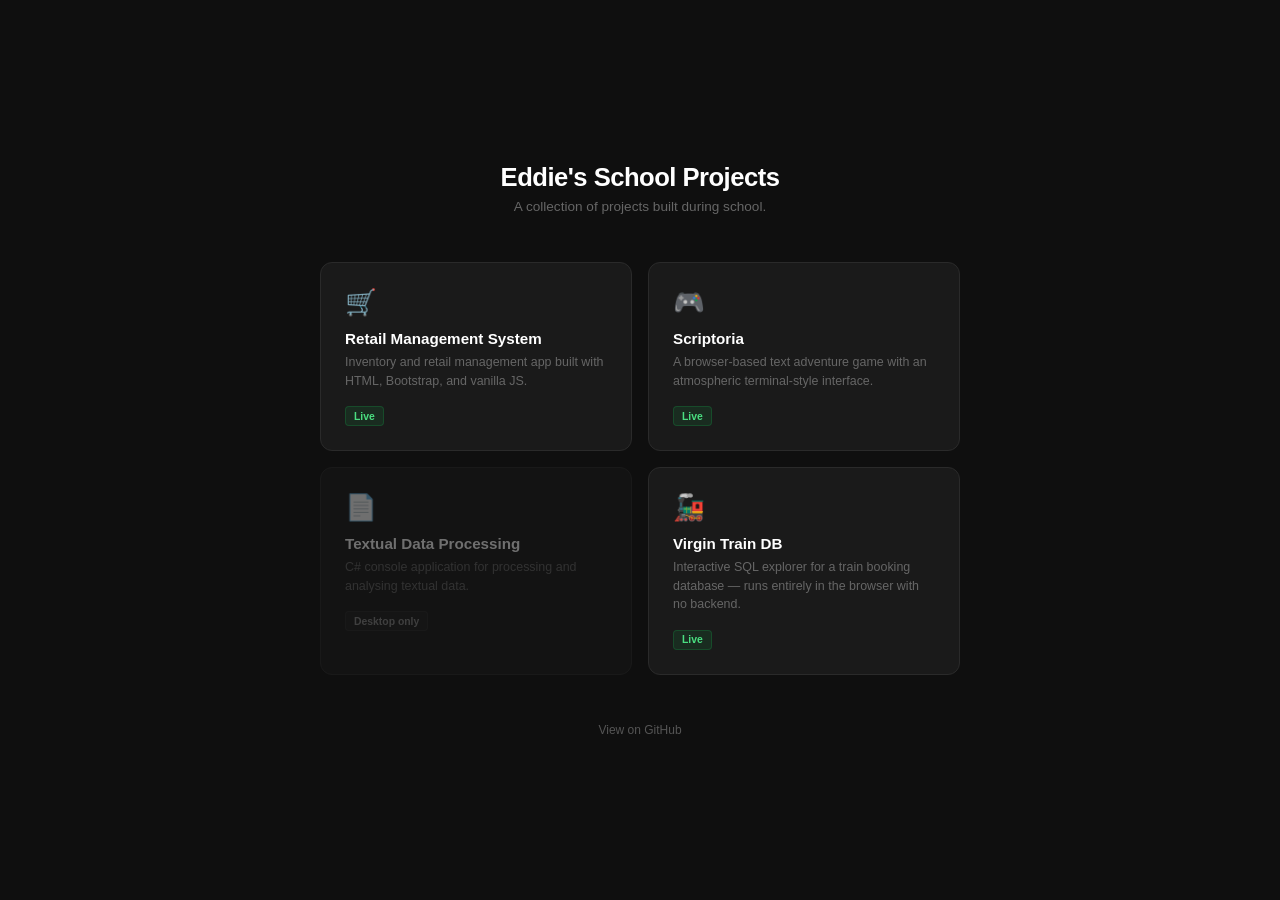
<file: index.html>
<!DOCTYPE html>
<html lang="en">
<head>
  <meta charset="UTF-8" />
  <meta name="viewport" content="width=device-width, initial-scale=1.0" />
  <title>Eddie's School Projects</title>
  <style>
    *, *::before, *::after { box-sizing: border-box; margin: 0; padding: 0; }
    body {
      font-family: -apple-system, BlinkMacSystemFont, 'Segoe UI', sans-serif;
      background: #0f0f0f;
      color: #e5e5e5;
      min-height: 100vh;
      display: flex;
      flex-direction: column;
      align-items: center;
      justify-content: center;
      padding: 2rem;
    }
    h1 {
      font-size: 1.6rem;
      font-weight: 700;
      color: #fff;
      margin-bottom: 0.4rem;
      letter-spacing: -0.02em;
    }
    .subtitle {
      font-size: 0.85rem;
      color: #666;
      margin-bottom: 3rem;
    }
    .grid {
      display: grid;
      grid-template-columns: repeat(auto-fit, minmax(240px, 1fr));
      gap: 1rem;
      width: 100%;
      max-width: 640px;
    }
    .card {
      display: flex;
      flex-direction: column;
      gap: 0.4rem;
      background: #1a1a1a;
      border: 1px solid #2a2a2a;
      border-radius: 12px;
      padding: 1.5rem;
      text-decoration: none;
      color: inherit;
      transition: border-color 0.15s, background 0.15s;
    }
    .card:hover { border-color: #555; background: #222; }
    .card .icon { font-size: 1.6rem; margin-bottom: 0.4rem; }
    .card .name { font-size: 0.95rem; font-weight: 600; color: #fff; }
    .card .desc { font-size: 0.78rem; color: #666; line-height: 1.5; }
    .card .badge {
      margin-top: 0.6rem;
      display: inline-block;
      font-size: 0.65rem;
      font-weight: 600;
      padding: 0.2rem 0.5rem;
      border-radius: 4px;
      background: #16a34a22;
      color: #4ade80;
      border: 1px solid #16a34a44;
      width: fit-content;
    }
    .card.unavailable { opacity: 0.4; pointer-events: none; }
    .card.unavailable .badge {
      background: #44444422;
      color: #888;
      border-color: #44444444;
    }
    footer {
      margin-top: 3rem;
      font-size: 0.75rem;
      color: #444;
    }
    footer a { color: #555; text-decoration: none; }
    footer a:hover { color: #888; }
  </style>
</head>
<body>
  <h1>Eddie's School Projects</h1>
  <p class="subtitle">A collection of projects built during school.</p>

  <div class="grid">
    <a class="card" href="./Retail-Management-System/index.html">
      <div class="icon">🛒</div>
      <div class="name">Retail Management System</div>
      <div class="desc">Inventory and retail management app built with HTML, Bootstrap, and vanilla JS.</div>
      <span class="badge">Live</span>
    </a>

    <a class="card" href="./web-adventure-game/index.html">
      <div class="icon">🎮</div>
      <div class="name">Scriptoria</div>
      <div class="desc">A browser-based text adventure game with an atmospheric terminal-style interface.</div>
      <span class="badge">Live</span>
    </a>

    <div class="card unavailable">
      <div class="icon">📄</div>
      <div class="name">Textual Data Processing</div>
      <div class="desc">C# console application for processing and analysing textual data.</div>
      <span class="badge">Desktop only</span>
    </div>

    <a class="card" href="./Virgin_Train_DB_Project/index.html">
      <div class="icon">🚂</div>
      <div class="name">Virgin Train DB</div>
      <div class="desc">Interactive SQL explorer for a train booking database — runs entirely in the browser with no backend.</div>
      <span class="badge">Live</span>
    </a>
  </div>

  <footer>
    <a href="https://github.com/eddie7ch/OlderSchoolProjects" target="_blank">View on GitHub</a>
  </footer>
</body>
</html>
</file>
